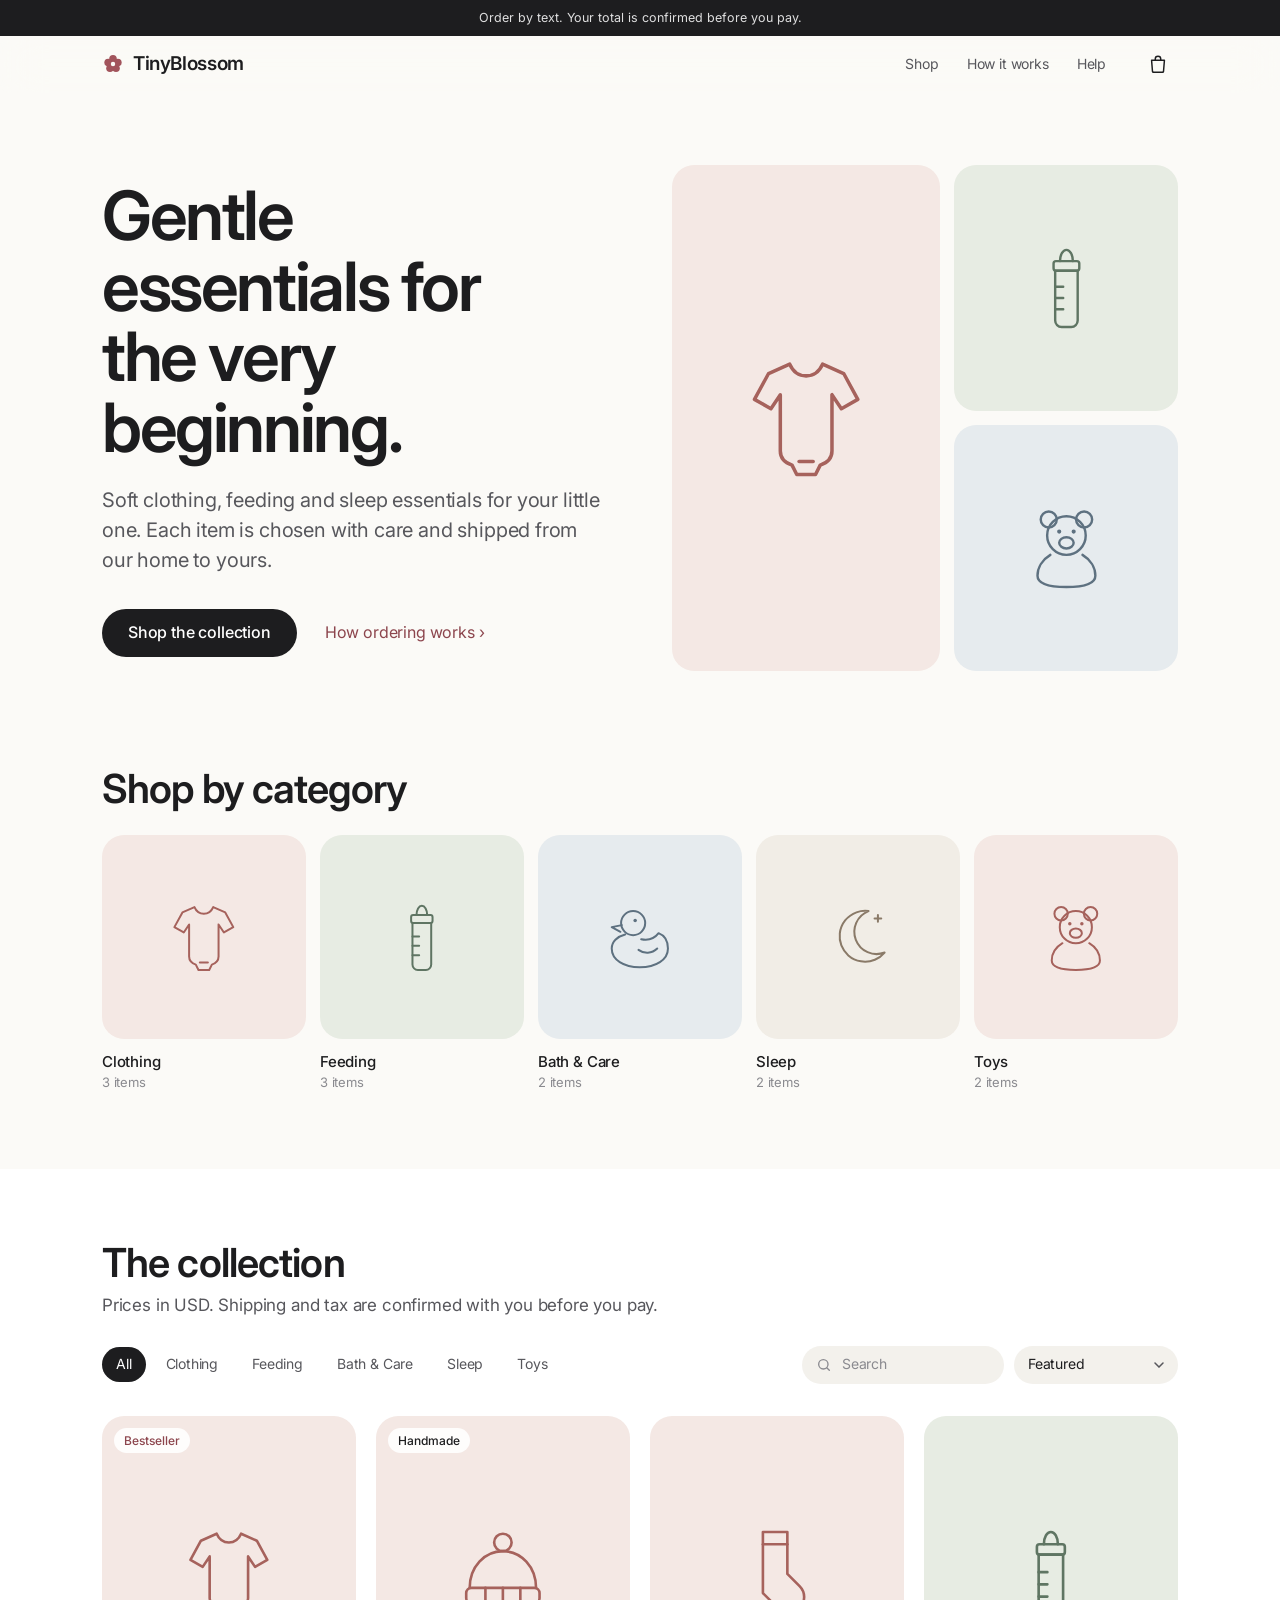
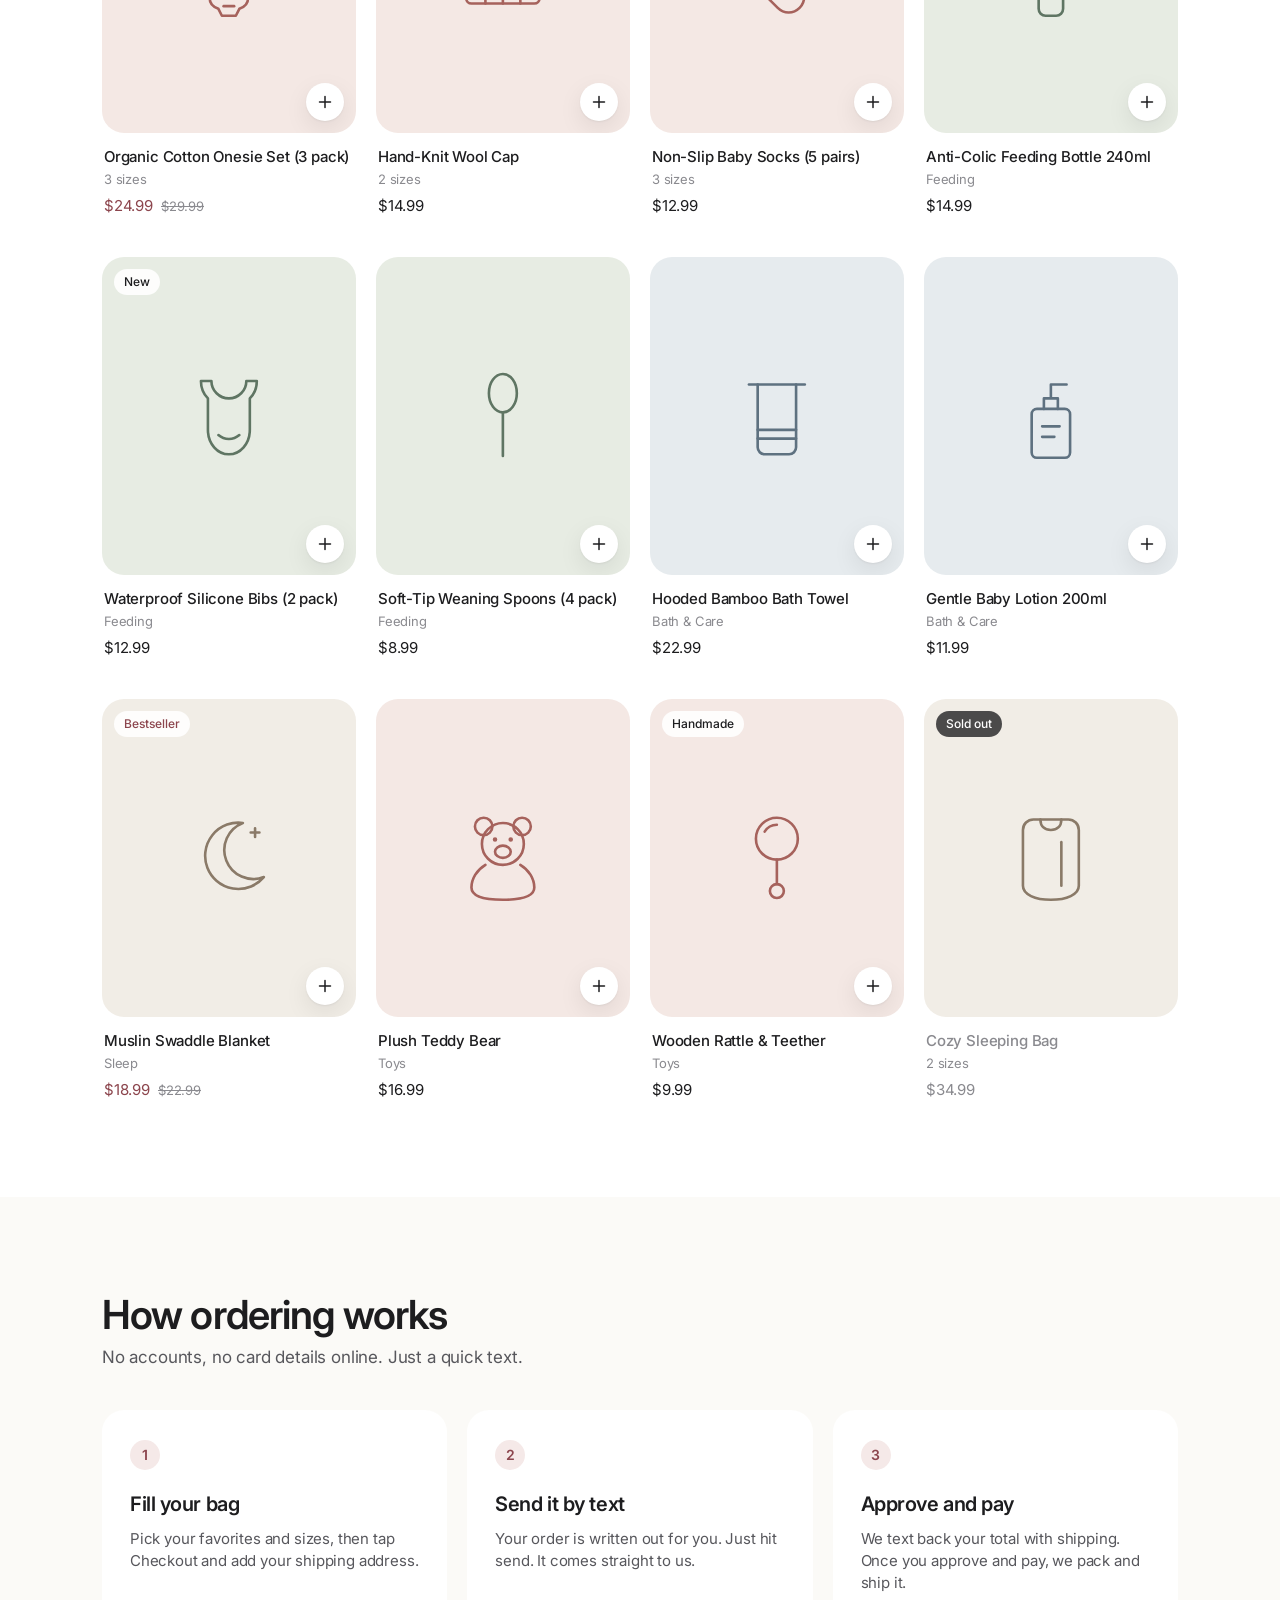
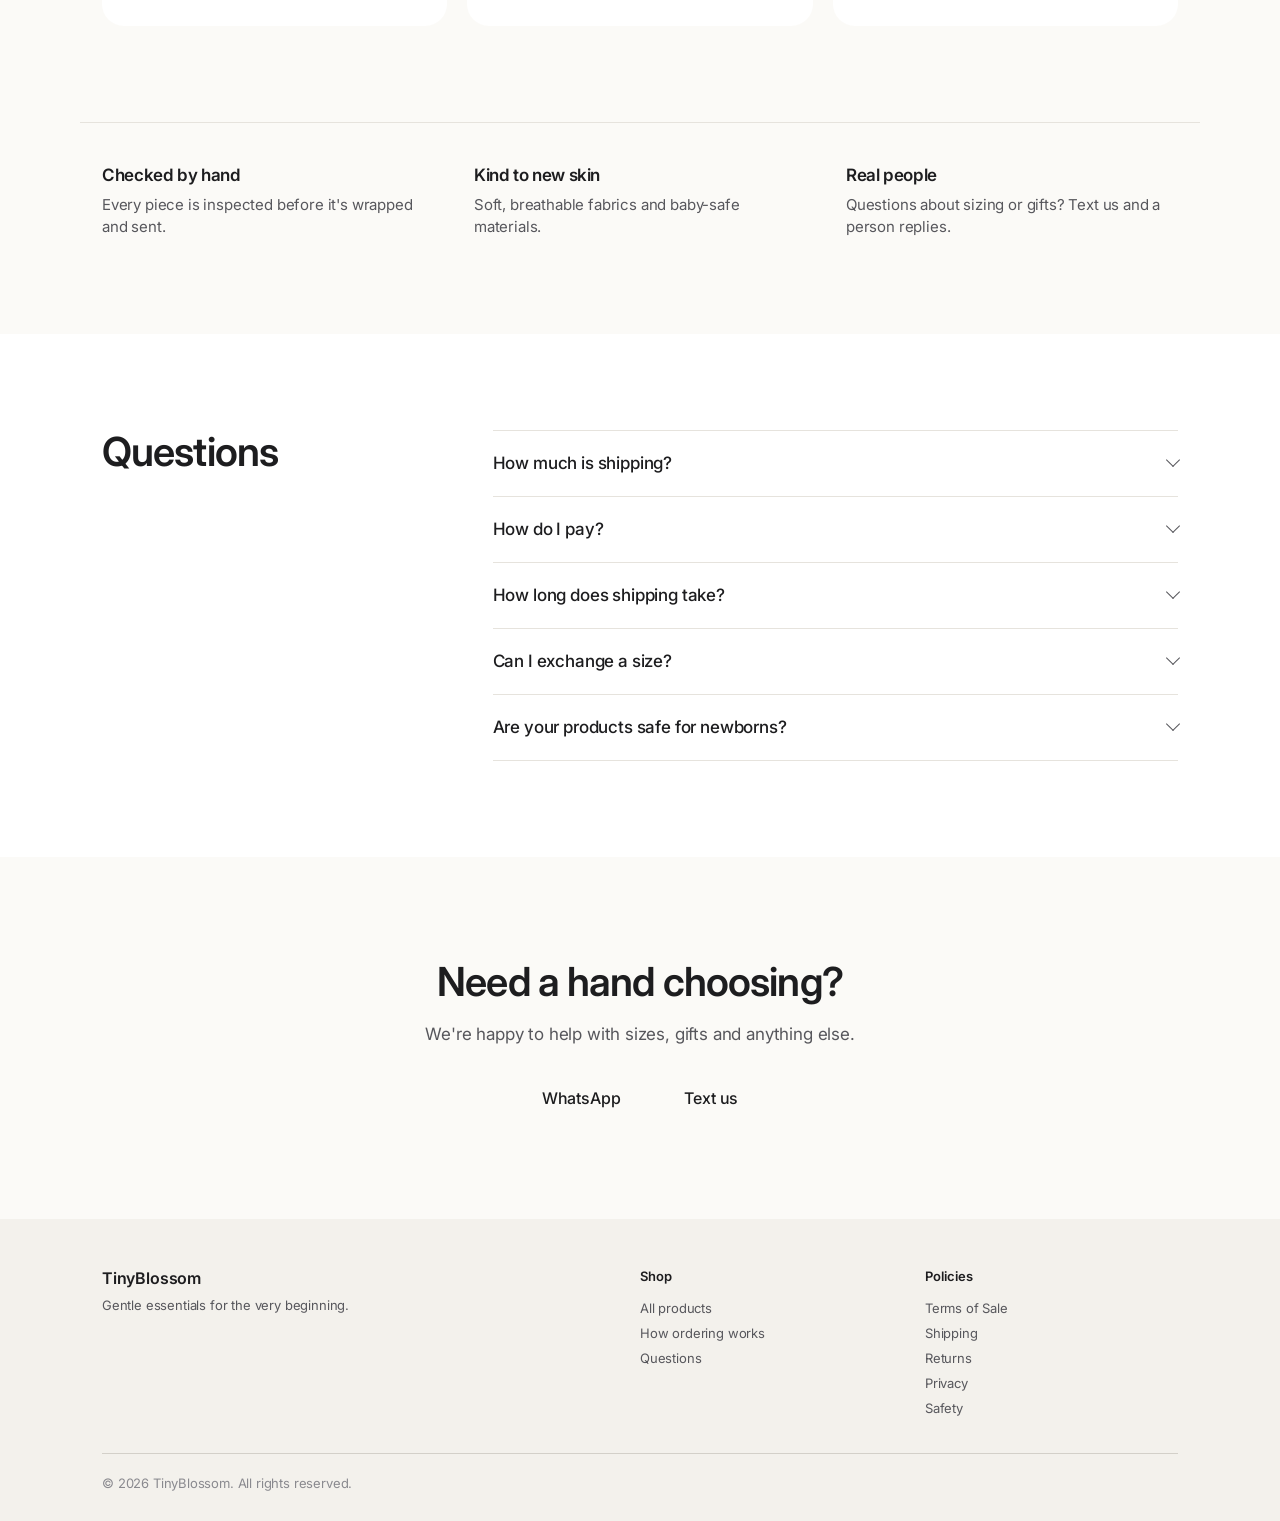
<file: index.html>
<!doctype html>
<html lang="en">
<head>
  <meta charset="utf-8" />
  <meta name="viewport" content="width=device-width, initial-scale=1, viewport-fit=cover" />
  <title>TinyBlossom — Gentle baby essentials</title>
  <meta name="description" content="Soft clothing, feeding, bath and sleep essentials for babies, chosen with care. Order by text in seconds." />
  <meta name="theme-color" content="#FBFAF7" />
  <link rel="icon" href="data:image/svg+xml,<svg xmlns='http://www.w3.org/2000/svg' viewBox='0 0 32 32'><g fill='%23A2545C'><circle cx='16' cy='8.5' r='5.5'/><circle cx='23.1' cy='13.7' r='5.5'/><circle cx='20.4' cy='22.1' r='5.5'/><circle cx='11.6' cy='22.1' r='5.5'/><circle cx='8.9' cy='13.7' r='5.5'/></g><circle cx='16' cy='16' r='3.2' fill='%23FBFAF7'/></svg>" />
  <link rel="preconnect" href="https://fonts.googleapis.com" />
  <link rel="preconnect" href="https://fonts.gstatic.com" crossorigin />
  <link href="https://fonts.googleapis.com/css2?family=Inter:wght@400;500;600;700&display=swap" rel="stylesheet" />
  <link rel="stylesheet" href="styles.css" />
</head>
<body>
  <a class="skip" href="#shop">Skip to products</a>

  <div class="announce" id="announce"></div>

  <header class="header">
    <div class="wrap header-inner">
      <a href="#" class="logo" aria-label="TinyBlossom home">
        <svg class="logo-mark" viewBox="0 0 32 32" aria-hidden="true"><g><circle cx="16" cy="8.5" r="5.5"/><circle cx="23.1" cy="13.7" r="5.5"/><circle cx="20.4" cy="22.1" r="5.5"/><circle cx="11.6" cy="22.1" r="5.5"/><circle cx="8.9" cy="13.7" r="5.5"/></g><circle class="logo-eye" cx="16" cy="16" r="3.2"/></svg>
        <span class="shop-name"></span>
      </a>
      <nav class="nav" aria-label="Main">
        <a href="#shop">Shop</a>
        <a href="#how">How it works</a>
        <a href="#faq">Help</a>
      </nav>
      <button class="bag-btn" id="cartBtn" aria-label="Open bag">
        <svg width="22" height="22" viewBox="0 0 24 24" fill="none" stroke="currentColor" stroke-width="1.6" stroke-linecap="round" stroke-linejoin="round" aria-hidden="true"><path d="M5 8h14l-1 12.2a1 1 0 0 1-1 .8H7a1 1 0 0 1-1-.8z"/><path d="M9 8V6.5a3 3 0 0 1 6 0V8"/></svg>
        <span class="bag-count" id="cartCount" hidden>0</span>
      </button>
    </div>
  </header>

  <main>
    <section class="hero">
      <div class="wrap hero-inner">
        <div class="hero-copy">
          <h1>Gentle essentials for the very beginning.</h1>
          <p class="lead">Soft clothing, feeding and sleep essentials for your little one. Each item is chosen with care and shipped from our home to yours.</p>
          <div class="hero-cta">
            <a href="#shop" class="btn btn-primary">Shop the collection</a>
            <a href="#how" class="text-link">How ordering works <span aria-hidden="true">›</span></a>
          </div>
        </div>
        <div class="hero-art" id="heroArt" aria-hidden="true"></div>
      </div>
    </section>

    <section class="cats" aria-labelledby="catsTitle">
      <div class="wrap">
        <h2 class="section-title" id="catsTitle">Shop by category</h2>
        <div class="cat-row" id="catRow"></div>
      </div>
    </section>

    <section id="shop" class="shop">
      <div class="wrap">
        <div class="shop-head">
          <div>
            <h2 class="section-title">The collection</h2>
            <p class="section-sub">Prices in USD. Shipping and tax are confirmed with you before you pay.</p>
          </div>
        </div>

        <div class="toolbar">
          <div class="segments" id="chips" role="tablist" aria-label="Categories"></div>
          <div class="toolbar-right">
            <label class="search">
              <svg width="16" height="16" viewBox="0 0 24 24" fill="none" stroke="currentColor" stroke-width="2" stroke-linecap="round" aria-hidden="true"><circle cx="11" cy="11" r="7"/><path d="m20 20-3.5-3.5"/></svg>
              <input id="search" type="search" placeholder="Search" aria-label="Search products" />
            </label>
            <label class="sort">
              <span class="visually-hidden">Sort by</span>
              <select id="sort">
                <option value="featured">Featured</option>
                <option value="low">Price: Low to High</option>
                <option value="high">Price: High to Low</option>
              </select>
            </label>
          </div>
        </div>

        <div class="grid" id="grid"><p class="loading">Loading products…</p></div>
        <p class="empty" id="empty" hidden>Nothing matches that search. Try a different word.</p>
      </div>
    </section>

    <section id="how" class="how">
      <div class="wrap">
        <h2 class="section-title">How ordering works</h2>
        <p class="section-sub">No accounts, no card details online. Just a quick text.</p>
        <ol class="steps">
          <li>
            <span class="step-num">1</span>
            <h3>Fill your bag</h3>
            <p>Pick your favorites and sizes, then tap Checkout and add your shipping address.</p>
          </li>
          <li>
            <span class="step-num">2</span>
            <h3>Send it by text</h3>
            <p>Your order is written out for you. Just hit send. It comes straight to us.</p>
          </li>
          <li>
            <span class="step-num">3</span>
            <h3>Approve and pay</h3>
            <p>We text back your total with shipping. Once you approve and pay, we pack and ship it.</p>
          </li>
        </ol>
      </div>
    </section>

    <section class="promise">
      <div class="wrap promise-inner">
        <div>
          <h3>Checked by hand</h3>
          <p>Every piece is inspected before it's wrapped and sent.</p>
        </div>
        <div>
          <h3>Kind to new skin</h3>
          <p>Soft, breathable fabrics and baby-safe materials.</p>
        </div>
        <div>
          <h3>Real people</h3>
          <p>Questions about sizing or gifts? Text us and a person replies.</p>
        </div>
      </div>
    </section>

    <section id="faq" class="faq">
      <div class="wrap faq-inner">
        <h2 class="section-title">Questions</h2>
        <div class="faq-list">
          <details><summary>How much is shipping?</summary><p>Shipping depends on your address and order size, so we work it out for each order. After you send your order, we'll text you the exact total, including shipping and any sales tax. You only pay once you've approved it.</p></details>
          <details><summary>How do I pay?</summary><p>After you approve your total, you can pay with Zelle, Venmo, Cash App or PayPal. We ship as soon as payment arrives.</p></details>
          <details><summary>How long does shipping take?</summary><p>Orders ship within 1–2 business days and usually arrive 3–5 days later. We'll text you tracking once it's on its way.</p></details>
          <details><summary>Can I exchange a size?</summary><p>Yes. Unused items with tags can be exchanged or returned within <span data-return-days>14</span> days of delivery. Just text us. See our <a href="legal.html#returns">return policy</a>.</p></details>
          <details><summary>Are your products safe for newborns?</summary><p>We choose BPA-free, non-toxic and skin-friendly items, and each product page describes its materials. Please also read our <a href="legal.html#safety">safety tips</a>.</p></details>
        </div>
      </div>
    </section>

    <section id="contact" class="contact">
      <div class="wrap contact-inner">
        <h2>Need a hand choosing?</h2>
        <p>We're happy to help with sizes, gifts and anything else.</p>
        <div class="contact-links" id="contactLinks"></div>
      </div>
    </section>
  </main>

  <footer class="footer">
    <div class="wrap">
      <div class="footer-grid">
        <div class="footer-brand">
          <span class="shop-name"></span>
          <p>Gentle essentials for the very beginning.</p>
        </div>
        <nav aria-label="Shop">
          <h4>Shop</h4>
          <a href="#shop">All products</a>
          <a href="#how">How ordering works</a>
          <a href="#faq">Questions</a>
        </nav>
        <nav aria-label="Policies">
          <h4>Policies</h4>
          <a href="legal.html#terms">Terms of Sale</a>
          <a href="legal.html#shipping">Shipping</a>
          <a href="legal.html#returns">Returns</a>
          <a href="legal.html#privacy">Privacy</a>
          <a href="legal.html#safety">Safety</a>
        </nav>
      </div>
      <p class="footer-legal">© <span id="year"></span> <span class="shop-name"></span>. All rights reserved.</p>
    </div>
  </footer>

  <!-- Product sheet -->
  <dialog id="productModal" class="modal" aria-labelledby="pmTitle">
    <button class="icon-btn close" data-close aria-label="Close">
      <svg width="14" height="14" viewBox="0 0 14 14" stroke="currentColor" stroke-width="1.8" stroke-linecap="round" aria-hidden="true"><path d="M2 2l10 10M12 2 2 12"/></svg>
    </button>
    <div class="pm" id="pmBody"></div>
  </dialog>

  <!-- Bag -->
  <div class="overlay" id="overlay" hidden></div>
  <aside class="drawer" id="drawer" aria-label="Bag" aria-hidden="true">
    <div class="drawer-head">
      <h2 id="drawerTitle">Your bag</h2>
      <button class="icon-btn" id="closeDrawer" aria-label="Close bag">
        <svg width="14" height="14" viewBox="0 0 14 14" stroke="currentColor" stroke-width="1.8" stroke-linecap="round" aria-hidden="true"><path d="M2 2l10 10M12 2 2 12"/></svg>
      </button>
    </div>

    <div class="drawer-body" id="cartView">
      <div id="cartItems"></div>
      <div class="cart-empty" id="cartEmpty">
        <p class="cart-empty-title">Your bag is empty.</p>
        <p>Browse the collection and add something lovely.</p>
        <button class="btn btn-secondary" id="keepShopping">Start shopping</button>
      </div>
    </div>

    <form class="drawer-body checkout" id="checkoutView" hidden novalidate>
      <button type="button" class="back-link" id="backToCart"><span aria-hidden="true">‹</span> Bag</button>
      <div class="field"><label for="f-name">Full name</label><input id="f-name" name="name" required autocomplete="name" /></div>
      <div class="field"><label for="f-phone">Mobile number</label><input id="f-phone" name="phone" type="tel" required autocomplete="tel" /></div>
      <div class="field"><label for="f-address">Shipping address</label><textarea id="f-address" name="address" rows="3" required autocomplete="street-address" placeholder="Street, apartment, city, state, ZIP"></textarea></div>
      <div class="field"><label for="f-note">Note <span class="optional">Optional</span></label><textarea id="f-note" name="note" rows="2" placeholder="Gift message, delivery notes…"></textarea></div>
      <fieldset class="pay">
        <legend>How you'd like to pay <span class="optional">After you approve your total</span></legend>
        <div id="payOptions"></div>
      </fieldset>
      <label class="agree"><input type="checkbox" name="agree" required /> <span>I agree to the <a href="legal.html#terms" target="_blank">Terms of Sale</a> and understand shipping and any sales tax will be confirmed with me before I pay.</span></label>
      <p class="form-error" id="formError" role="alert"></p>
    </form>

    <div class="drawer-done drawer-body" id="doneView" hidden>
      <svg class="done-mark" viewBox="0 0 48 48" aria-hidden="true"><circle cx="24" cy="24" r="22"/><path d="M15 24.5l6 6 12-13"/></svg>
      <h3>Almost there.</h3>
      <p>Send the message that just opened. We'll text you back with your total, including shipping, to approve. Nothing is charged until you say yes.</p>
      <button class="btn btn-secondary" id="doneBtn">Continue shopping</button>
    </div>

    <div class="drawer-foot" id="drawerFoot">
      <div class="totals">
        <div><span>Items</span><span id="total"></span></div>
        <div><span>Shipping &amp; tax</span><span id="delivery"></span></div>
        <p class="ship-note">We'll text you the final total to approve before you pay.</p>
        <p class="free-note" id="freeNote"></p>
        <p class="vacation-note" id="vacationNote"></p>
      </div>
      <button class="btn btn-primary btn-block" id="checkoutBtn">Check out</button>
      <div class="send-btns" id="sendBtns" hidden>
        <button class="btn btn-primary btn-block" id="sendSms" form="checkoutView" type="submit" data-via="sms">Send order by text</button>
        <button class="btn btn-secondary btn-block" id="sendWhatsapp" form="checkoutView" type="submit" data-via="whatsapp">Send on WhatsApp instead</button>
        <button class="btn btn-secondary btn-block" id="sendEmail" form="checkoutView" type="submit" data-via="email">Send by email instead</button>
      </div>
    </div>
  </aside>

  <div class="toast" id="toast" role="status" aria-live="polite"></div>

  <script src="products.js"></script>
  <script src="app.js"></script>
</body>
</html>
</file>
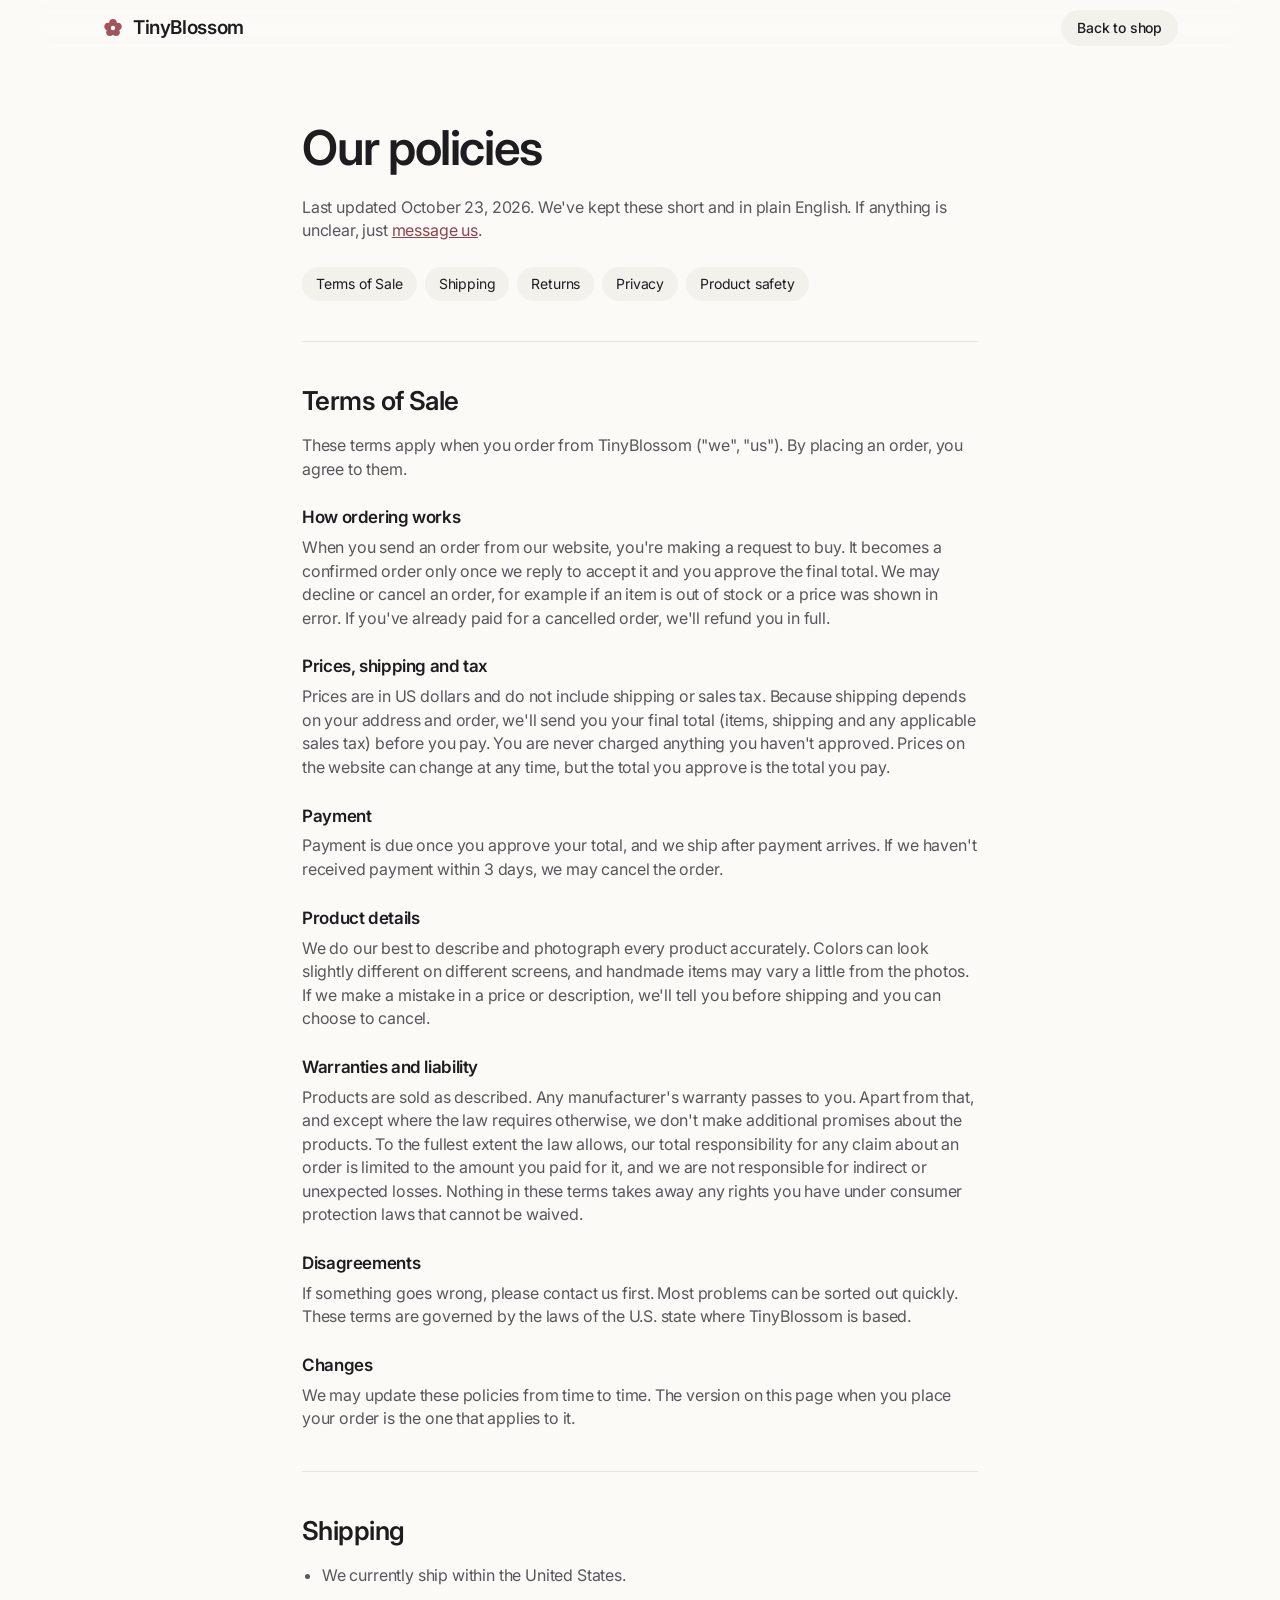
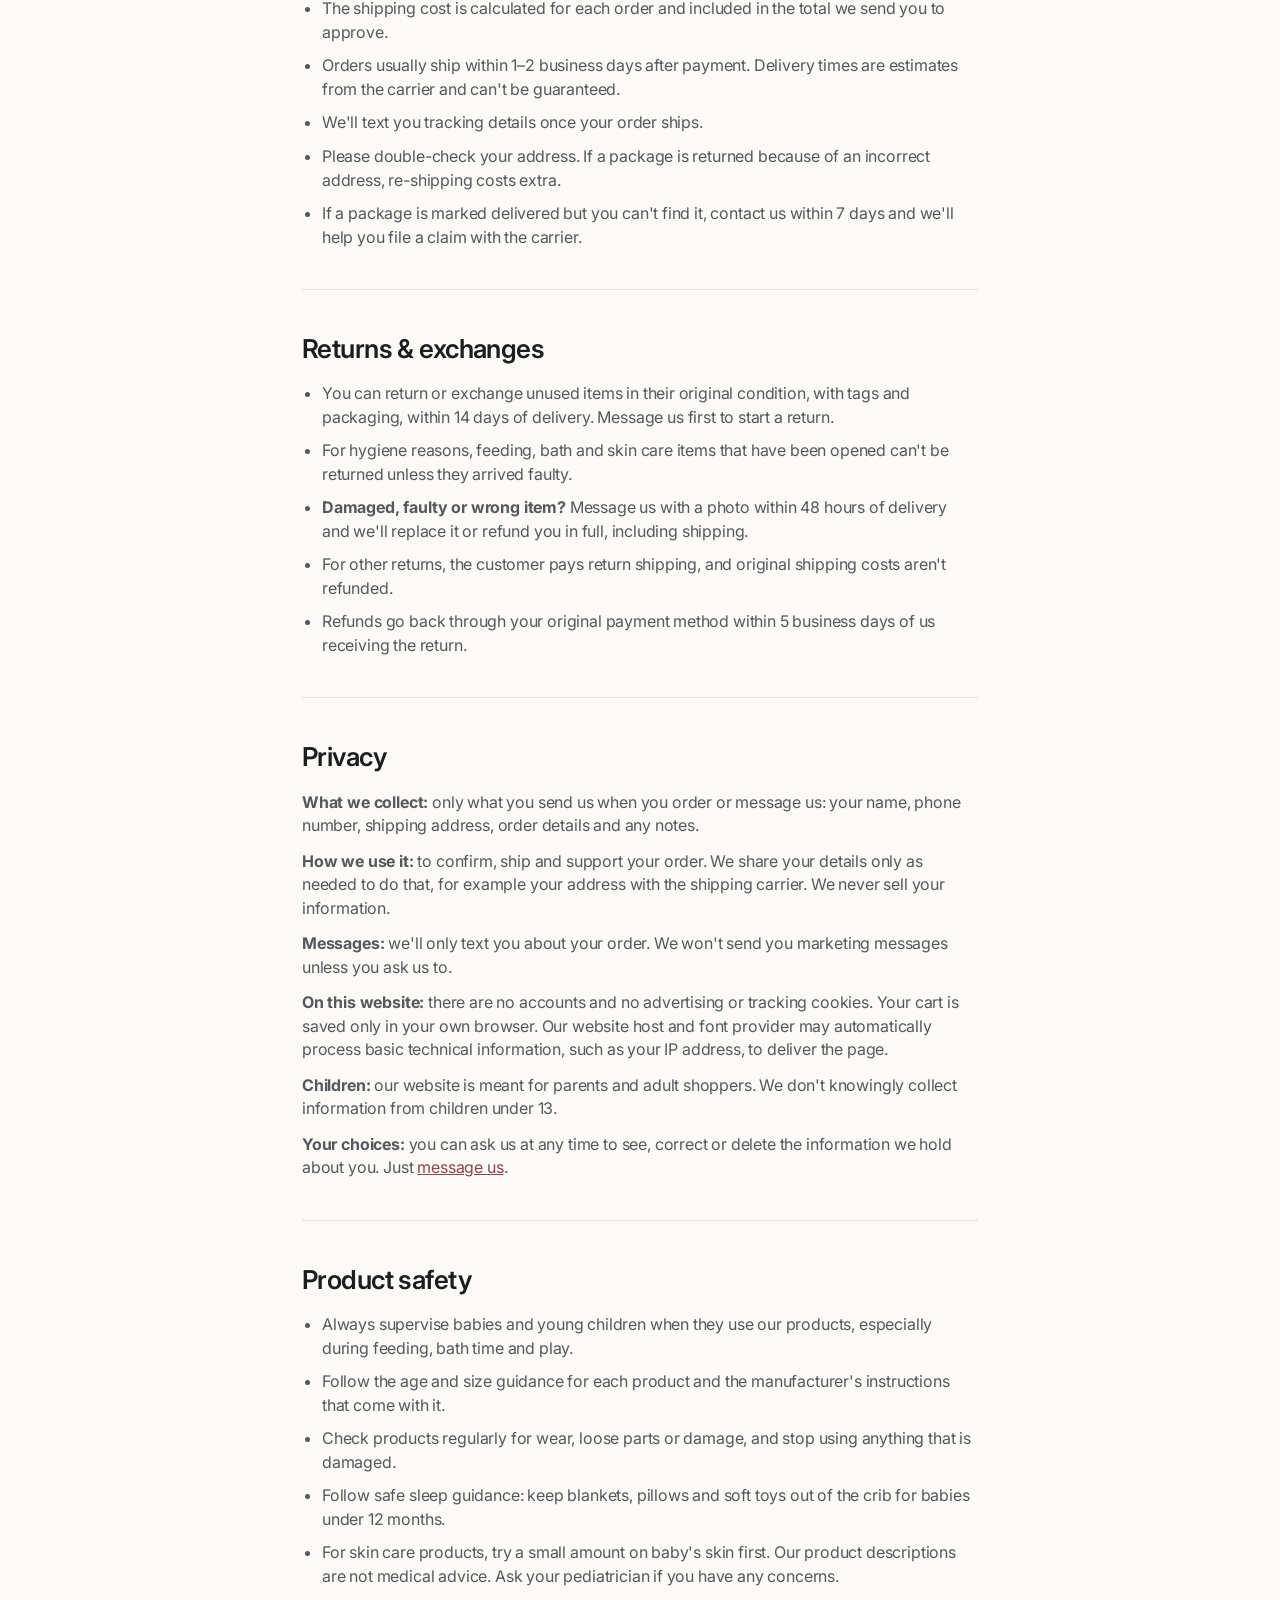
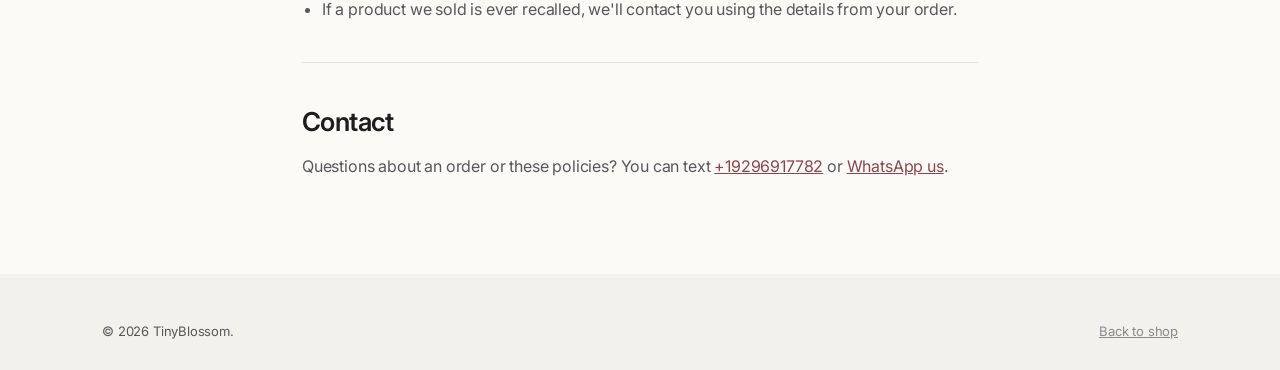
<file: legal.html>
<!doctype html>
<html lang="en">
<head>
  <meta charset="utf-8" />
  <meta name="viewport" content="width=device-width, initial-scale=1" />
  <title>Policies — TinyBlossom</title>
  <meta name="robots" content="noindex" />
  <link rel="icon" href="data:image/svg+xml,<svg xmlns='http://www.w3.org/2000/svg' viewBox='0 0 32 32'><g fill='%23A2545C'><circle cx='16' cy='8.5' r='5.5'/><circle cx='23.1' cy='13.7' r='5.5'/><circle cx='20.4' cy='22.1' r='5.5'/><circle cx='11.6' cy='22.1' r='5.5'/><circle cx='8.9' cy='13.7' r='5.5'/></g><circle cx='16' cy='16' r='3.2' fill='%23FBFAF7'/></svg>" />
  <link rel="preconnect" href="https://fonts.googleapis.com" />
  <link rel="preconnect" href="https://fonts.gstatic.com" crossorigin />
  <link href="https://fonts.googleapis.com/css2?family=Inter:wght@400;500;600;700&display=swap" rel="stylesheet" />
  <link rel="stylesheet" href="styles.css" />
</head>
<body>
  <header class="header">
    <div class="wrap header-inner">
      <a href="index.html" class="logo"><svg class="logo-mark" viewBox="0 0 32 32" aria-hidden="true"><g><circle cx="16" cy="8.5" r="5.5"/><circle cx="23.1" cy="13.7" r="5.5"/><circle cx="20.4" cy="22.1" r="5.5"/><circle cx="11.6" cy="22.1" r="5.5"/><circle cx="8.9" cy="13.7" r="5.5"/></g><circle class="logo-eye" cx="16" cy="16" r="3.2"/></svg><span class="shop-name">TinyBlossom</span></a>
      <a href="index.html" class="btn btn-secondary back-shop">Back to shop</a>
    </div>
  </header>

  <main class="wrap narrow legal">
    <h1>Our policies</h1>
    <p class="muted">Last updated <span data-set="policiesUpdated"></span>. We've kept these short and in plain English. If anything is unclear, just <span data-contact>message us</span>.</p>

    <nav class="legal-toc" aria-label="On this page">
      <a href="#terms">Terms of Sale</a>
      <a href="#shipping">Shipping</a>
      <a href="#returns">Returns</a>
      <a href="#privacy">Privacy</a>
      <a href="#safety">Product safety</a>
    </nav>

    <section id="terms">
      <h2>Terms of Sale</h2>
      <p>These terms apply when you order from <span class="shop-name">TinyBlossom</span> ("we", "us"). By placing an order, you agree to them.</p>

      <h3>How ordering works</h3>
      <p>When you send an order from our website, you're making a request to buy. It becomes a confirmed order only once we reply to accept it and you approve the final total. We may decline or cancel an order, for example if an item is out of stock or a price was shown in error. If you've already paid for a cancelled order, we'll refund you in full.</p>

      <h3>Prices, shipping and tax</h3>
      <p>Prices are in US dollars and do not include shipping or sales tax. Because shipping depends on your address and order, we'll send you your final total (items, shipping and any applicable sales tax) before you pay. You are never charged anything you haven't approved. Prices on the website can change at any time, but the total you approve is the total you pay.</p>

      <h3>Payment</h3>
      <p>Payment is due once you approve your total, and we ship after payment arrives. If we haven't received payment within 3 days, we may cancel the order.</p>

      <h3>Product details</h3>
      <p>We do our best to describe and photograph every product accurately. Colors can look slightly different on different screens, and handmade items may vary a little from the photos. If we make a mistake in a price or description, we'll tell you before shipping and you can choose to cancel.</p>

      <h3>Warranties and liability</h3>
      <p>Products are sold as described. Any manufacturer's warranty passes to you. Apart from that, and except where the law requires otherwise, we don't make additional promises about the products. To the fullest extent the law allows, our total responsibility for any claim about an order is limited to the amount you paid for it, and we are not responsible for indirect or unexpected losses. Nothing in these terms takes away any rights you have under consumer protection laws that cannot be waived.</p>

      <h3>Disagreements</h3>
      <p>If something goes wrong, please contact us first. Most problems can be sorted out quickly. These terms are governed by the laws of the U.S. state where <span class="shop-name">TinyBlossom</span> is based.</p>

      <h3>Changes</h3>
      <p>We may update these policies from time to time. The version on this page when you place your order is the one that applies to it.</p>
    </section>

    <section id="shipping">
      <h2>Shipping</h2>
      <ul>
        <li>We currently ship within the United States.</li>
        <li>The shipping cost is calculated for each order and included in the total we send you to approve.</li>
        <li>Orders usually ship within 1–2 business days after payment. Delivery times are estimates from the carrier and can't be guaranteed.</li>
        <li>We'll text you tracking details once your order ships.</li>
        <li>Please double-check your address. If a package is returned because of an incorrect address, re-shipping costs extra.</li>
        <li>If a package is marked delivered but you can't find it, contact us within 7 days and we'll help you file a claim with the carrier.</li>
      </ul>
    </section>

    <section id="returns">
      <h2>Returns &amp; exchanges</h2>
      <ul>
        <li>You can return or exchange unused items in their original condition, with tags and packaging, within <span data-set="returnDays"></span> days of delivery. Message us first to start a return.</li>
        <li>For hygiene reasons, feeding, bath and skin care items that have been opened can't be returned unless they arrived faulty.</li>
        <li><strong>Damaged, faulty or wrong item?</strong> Message us with a photo within 48 hours of delivery and we'll replace it or refund you in full, including shipping.</li>
        <li>For other returns, the customer pays return shipping, and original shipping costs aren't refunded.</li>
        <li>Refunds go back through your original payment method within 5 business days of us receiving the return.</li>
      </ul>
    </section>

    <section id="privacy">
      <h2>Privacy</h2>
      <p><strong>What we collect:</strong> only what you send us when you order or message us: your name, phone number, shipping address, order details and any notes.</p>
      <p><strong>How we use it:</strong> to confirm, ship and support your order. We share your details only as needed to do that, for example your address with the shipping carrier. We never sell your information.</p>
      <p><strong>Messages:</strong> we'll only text you about your order. We won't send you marketing messages unless you ask us to.</p>
      <p><strong>On this website:</strong> there are no accounts and no advertising or tracking cookies. Your cart is saved only in your own browser. Our website host and font provider may automatically process basic technical information, such as your IP address, to deliver the page.</p>
      <p><strong>Children:</strong> our website is meant for parents and adult shoppers. We don't knowingly collect information from children under 13.</p>
      <p><strong>Your choices:</strong> you can ask us at any time to see, correct or delete the information we hold about you. Just <span data-contact>message us</span>.</p>
    </section>

    <section id="safety">
      <h2>Product safety</h2>
      <ul>
        <li>Always supervise babies and young children when they use our products, especially during feeding, bath time and play.</li>
        <li>Follow the age and size guidance for each product and the manufacturer's instructions that come with it.</li>
        <li>Check products regularly for wear, loose parts or damage, and stop using anything that is damaged.</li>
        <li>Follow safe sleep guidance: keep blankets, pillows and soft toys out of the crib for babies under 12 months.</li>
        <li>For skin care products, try a small amount on baby's skin first. Our product descriptions are not medical advice. Ask your pediatrician if you have any concerns.</li>
        <li>If a product we sold is ever recalled, we'll contact you using the details from your order.</li>
      </ul>
    </section>

    <section id="contact">
      <h2>Contact</h2>
      <p id="contactLine"></p>
    </section>
  </main>

  <footer class="footer">
    <div class="wrap footer-inner">
      <p>© <span id="year"></span> <span class="shop-name">TinyBlossom</span>.</p>
      <a href="index.html" class="muted">Back to shop</a>
    </div>
  </footer>

  <script src="products.js"></script>
  <script>
    (() => {
      const $$ = (s) => document.querySelectorAll(s);
      $$(".shop-name").forEach((el) => (el.textContent = SHOP.name));
      $$("[data-set]").forEach((el) => (el.textContent = SHOP[el.dataset.set]));
      document.getElementById("year").textContent = new Date().getFullYear();
      const ways = [];
      if (SHOP.sms) ways.push(`text <a href="sms:${SHOP.sms}">${SHOP.sms}</a>`);
      if (SHOP.whatsapp) ways.push(`<a href="https://wa.me/${SHOP.whatsapp}" target="_blank" rel="noopener">WhatsApp us</a>`);
      if (SHOP.email) ways.push(`email <a href="mailto:${SHOP.email}">${SHOP.email}</a>`);
      document.getElementById("contactLine").innerHTML = `Questions about an order or these policies? You can ${ways.join(" or ")}.`;
      if (SHOP.sms) $$("[data-contact]").forEach((el) => (el.innerHTML = `<a href="sms:${SHOP.sms}">message us</a>`));
    })();
  </script>
</body>
</html>
</file>
<file: styles.css>
/* TinyBlossom — visual system
   Warm paper, near-black ink, one accent. Type does the work. */

:root {
  color-scheme: light;

  --bg: #FBFAF7;
  --surface: #FFFFFF;
  --fill: #F3F1EC;
  --ink: #1D1D1F;
  --ink-2: #57575C;
  --ink-3: #8A8A8F;
  --line: #E6E3DD;
  --line-strong: #D3D0C9;

  --accent: #A2545C;
  --accent-ink: #8C454D;
  --accent-soft: #F5E9E8;

  /* Product tile tints and their illustration tones */
  --t-stone: #F1EDE6;  --t-stone-ink: #8A7A68;
  --t-sage: #E7ECE3;   --t-sage-ink: #5F7563;
  --t-blush: #F4E8E4;  --t-blush-ink: #A6625C;
  --t-mist: #E6EBEE;   --t-mist-ink: #5E7180;

  --r-sm: 10px;
  --r-md: 14px;
  --r-lg: 22px;
  --shadow-float: 0 1px 2px rgba(0, 0, 0, .06), 0 8px 24px rgba(0, 0, 0, .08);
  --shadow-sheet: 0 24px 80px rgba(0, 0, 0, .18);

  --font: -apple-system, BlinkMacSystemFont, "SF Pro Text", "Inter", "Segoe UI", Roboto, "Helvetica Neue", Arial, sans-serif;
  --font-display: -apple-system, BlinkMacSystemFont, "SF Pro Display", "Inter", "Segoe UI", Roboto, "Helvetica Neue", Arial, sans-serif;
  --ease: cubic-bezier(.25, .1, .25, 1);
}

* { box-sizing: border-box; }
[hidden] { display: none !important; }
html { scroll-behavior: smooth; overflow-x: clip; -webkit-text-size-adjust: 100%; }
body {
  margin: 0;
  background: var(--bg);
  color: var(--ink);
  font-family: var(--font);
  font-size: 17px;
  line-height: 1.47;
  letter-spacing: -0.01em;
  -webkit-font-smoothing: antialiased;
  -moz-osx-font-smoothing: grayscale;
}
img { max-width: 100%; display: block; }
a { color: inherit; }
h1, h2, h3, h4 { font-family: var(--font-display); margin: 0; font-weight: 600; letter-spacing: -0.022em; }
p { margin: 0; }
button, input, select, textarea { font: inherit; color: inherit; letter-spacing: inherit; }
button { -webkit-tap-highlight-color: transparent; }
:focus-visible { outline: 2px solid var(--ink); outline-offset: 3px; border-radius: 4px; }

.wrap { max-width: 1120px; margin: 0 auto; padding: 0 22px; }
.narrow { max-width: 720px; }
.muted { color: var(--ink-3); }
.visually-hidden { position: absolute; width: 1px; height: 1px; overflow: hidden; clip: rect(0 0 0 0); white-space: nowrap; }
.skip { position: absolute; left: -999px; top: 8px; background: var(--ink); color: #fff; padding: 8px 12px; border-radius: 8px; z-index: 100; }
.skip:focus { left: 8px; }

section[id] { scroll-margin-top: 56px; }
.section-title { font-size: clamp(28px, 3.4vw, 40px); line-height: 1.1; }
.section-sub { color: var(--ink-2); margin-top: 8px; font-size: 17px; }

/* ---------- Announcement + header ---------- */
.announce { background: var(--ink); color: rgba(255, 255, 255, .86); text-align: center; font-size: 12.5px; letter-spacing: 0; padding: 9px 16px; }
.announce:empty { display: none; }
.announce.vacation { background: #8A4B00; color: #fff; }

.header { position: sticky; top: 0; z-index: 20; background: rgba(251, 250, 247, .82); backdrop-filter: saturate(180%) blur(20px); -webkit-backdrop-filter: saturate(180%) blur(20px); border-bottom: 1px solid transparent; transition: border-color .2s; }
.header.scrolled { border-bottom-color: var(--line); }
.header-inner { display: flex; align-items: center; gap: 32px; height: 56px; }
.logo { display: flex; align-items: center; gap: 9px; text-decoration: none; font-family: var(--font-display); font-weight: 600; font-size: 19px; letter-spacing: -0.02em; }
.logo-mark { width: 22px; height: 22px; fill: var(--accent); }
.logo-mark .logo-eye { fill: var(--bg); }
.nav { display: flex; gap: 28px; margin-left: auto; }
.nav a { text-decoration: none; font-size: 14px; color: var(--ink-2); transition: color .15s; }
.nav a:hover { color: var(--ink); }
.bag-btn { position: relative; display: grid; place-items: center; width: 40px; height: 40px; border: 0; background: none; border-radius: 50%; cursor: pointer; color: var(--ink); }
.bag-btn:hover { background: var(--fill); }
.bag-count { position: absolute; top: 3px; right: 1px; min-width: 18px; height: 18px; padding: 0 5px; border-radius: 9px; background: var(--ink); color: #fff; font-size: 11px; font-weight: 600; display: grid; place-items: center; letter-spacing: 0; }
.bag-btn.bump .bag-count { animation: bump .4s var(--ease); }
@keyframes bump { 40% { transform: scale(1.3); } }

/* ---------- Buttons ---------- */
.btn { display: inline-flex; align-items: center; justify-content: center; gap: 8px; min-height: 48px; padding: 0 26px; border-radius: 999px; border: 0; font-size: 16px; font-weight: 500; text-decoration: none; cursor: pointer; transition: background-color .2s var(--ease), transform .1s, opacity .2s; white-space: nowrap; }
.btn:active { transform: scale(.98); }
.btn-primary { background: var(--ink); color: #fff; }
.btn-primary:hover { background: #333336; }
.btn-secondary { background: var(--fill); color: var(--ink); }
.btn-secondary:hover { background: #EAE7E1; }
.btn-block { width: 100%; }
.btn[disabled] { opacity: .35; cursor: not-allowed; transform: none; }
.text-link { color: var(--accent-ink); text-decoration: none; font-size: 16px; }
.text-link:hover { text-decoration: underline; }
.icon-btn { display: grid; place-items: center; border: 0; background: var(--fill); width: 34px; height: 34px; border-radius: 50%; cursor: pointer; color: var(--ink-2); flex-shrink: 0; }
.icon-btn:hover { background: #EAE7E1; color: var(--ink); }

/* ---------- Hero ---------- */
.hero { padding: 72px 0 88px; }
.hero-inner { display: grid; grid-template-columns: 1fr 1fr; gap: 64px; align-items: center; }
.hero h1 { font-size: clamp(40px, 6vw, 68px); line-height: 1.04; letter-spacing: -0.035em; font-weight: 600; max-width: 11ch; }
.lead { margin-top: 22px; font-size: clamp(17px, 1.6vw, 20px); line-height: 1.5; color: var(--ink-2); max-width: 30em; }
.hero-cta { display: flex; align-items: center; gap: 28px; margin-top: 34px; flex-wrap: wrap; }

.hero-art { display: grid; grid-template-columns: 1.2fr 1fr; grid-template-rows: 1fr 1fr; gap: 14px; aspect-ratio: 1 / 1; }
.hero-art .tile { border-radius: var(--r-lg); display: grid; place-items: center; }
.hero-art .tile:first-child { grid-row: span 2; }
.hero-art .tile svg { width: 46%; height: auto; }
.hero-art .tile:first-child svg { width: 56%; }

/* ---------- Illustration tiles ---------- */
.tile { position: relative; overflow: hidden; }
.tile svg { fill: none; stroke: currentColor; stroke-width: 1.5; stroke-linecap: round; stroke-linejoin: round; }
.tile img { width: 100%; height: 100%; object-fit: cover; }
.tint-stone { background: var(--t-stone); color: var(--t-stone-ink); }
.tint-sage { background: var(--t-sage); color: var(--t-sage-ink); }
.tint-blush { background: var(--t-blush); color: var(--t-blush-ink); }
.tint-mist { background: var(--t-mist); color: var(--t-mist-ink); }

/* ---------- Categories ---------- */
.cats { padding: 8px 0 72px; }
.cat-row { display: grid; grid-auto-flow: column; grid-auto-columns: minmax(150px, 1fr); gap: 14px; margin-top: 24px; overflow-x: auto; scroll-snap-type: x mandatory; scrollbar-width: none; padding-bottom: 4px; }
.cat-row::-webkit-scrollbar { display: none; }
.cat { scroll-snap-align: start; border: 0; padding: 0; background: none; cursor: pointer; text-align: left; }
.cat .tile { aspect-ratio: 1 / 1; border-radius: var(--r-lg); display: grid; place-items: center; transition: transform .35s var(--ease); }
.cat .tile svg { width: 42%; }
.cat:hover .tile { transform: scale(1.02); }
.cat-name { display: block; margin-top: 12px; font-size: 15px; font-weight: 500; }
.cat-count { display: block; font-size: 13px; color: var(--ink-3); }

/* ---------- Shop ---------- */
.shop { padding: 72px 0 96px; background: var(--surface); }
.shop-head { margin-bottom: 28px; }
.toolbar { display: flex; flex-wrap: wrap; justify-content: space-between; align-items: center; gap: 14px; margin-bottom: 32px; }
.segments { display: flex; gap: 6px; flex-wrap: wrap; }
.seg { border: 0; background: none; padding: 7px 14px; border-radius: 999px; font-size: 14px; color: var(--ink-2); cursor: pointer; transition: background-color .15s, color .15s; }
.seg:hover { color: var(--ink); background: var(--fill); }
.seg[aria-selected="true"] { background: var(--ink); color: #fff; }
.toolbar-right { display: flex; gap: 10px; }
.search { display: flex; align-items: center; gap: 8px; height: 38px; padding: 0 14px; background: var(--fill); border-radius: 999px; color: var(--ink-3); }
.search:focus-within { box-shadow: 0 0 0 2px var(--ink); }
.search input { border: 0; outline: 0; background: transparent; width: 150px; font-size: 14px; color: var(--ink); }
.search input::placeholder { color: var(--ink-3); }
.sort select { appearance: none; -webkit-appearance: none; height: 38px; border: 0; border-radius: 999px; background: var(--fill) url("data:image/svg+xml,%3Csvg xmlns='http://www.w3.org/2000/svg' width='10' height='6' viewBox='0 0 10 6'%3E%3Cpath d='M1 1l4 4 4-4' fill='none' stroke='%2357575C' stroke-width='1.5' stroke-linecap='round'/%3E%3C/svg%3E") no-repeat right 14px center; padding: 0 34px 0 14px; font-size: 14px; cursor: pointer; }

.grid { display: grid; grid-template-columns: repeat(4, 1fr); gap: 40px 20px; }
.card { display: flex; flex-direction: column; }
.card-media { position: relative; display: block; width: 100%; aspect-ratio: 4 / 5; border: 0; padding: 0; border-radius: var(--r-lg); cursor: pointer; }
.card-media .art { border: 0; background: none; padding: 0; margin: 0; color: inherit; cursor: pointer; border-radius: inherit; overflow: hidden; display: grid; place-items: center; width: 100%; height: 100%; transition: transform .5s var(--ease); }
.card-media .art svg { width: 44%; }
.card:hover .card-media .art { transform: scale(1.04); }
.tag { position: absolute; top: 12px; left: 12px; padding: 4px 10px; border-radius: 999px; background: rgba(255, 255, 255, .9); font-size: 12px; font-weight: 500; color: var(--ink); letter-spacing: 0; }
.tag.sale { color: var(--accent-ink); }
.tag.out { background: rgba(29, 29, 31, .78); color: #fff; }
.tag.low { color: #8A4B00; }
.tag.soon { background: var(--ink); color: #fff; }
.card.coming-soon .price { color: var(--ink-3); }
.quick-add { position: absolute; right: 12px; bottom: 12px; width: 38px; height: 38px; border-radius: 50%; border: 0; background: var(--surface); box-shadow: var(--shadow-float); display: grid; place-items: center; cursor: pointer; color: var(--ink); transition: transform .2s var(--ease), background-color .2s; }
.quick-add:hover { transform: scale(1.08); }
.quick-add.added { background: var(--ink); color: #fff; }
.card-info { padding: 14px 2px 0; }
.card-title { display: block; border: 0; background: none; padding: 0; text-align: left; font-size: 15px; font-weight: 500; line-height: 1.35; cursor: pointer; }
.card-title:hover { text-decoration: underline; text-underline-offset: 3px; }
.card-meta { font-size: 13px; color: var(--ink-3); margin-top: 3px; }
.price { display: flex; gap: 8px; align-items: baseline; font-size: 15px; margin-top: 6px; }
.price.on-sale .now { color: var(--accent-ink); }
.old { color: var(--ink-3); text-decoration: line-through; font-size: 13px; }
.card.sold-out .price, .card.sold-out .card-title { color: var(--ink-3); }
.loading, .empty { grid-column: 1 / -1; text-align: center; color: var(--ink-3); padding: 56px 0; font-size: 15px; }

/* ---------- How it works ---------- */
.how { padding: 96px 0; }
.steps { list-style: none; margin: 40px 0 0; padding: 0; display: grid; grid-template-columns: repeat(3, 1fr); gap: 20px; }
.steps li { background: var(--surface); border-radius: var(--r-lg); padding: 30px 28px 32px; }
.step-num { display: grid; place-items: center; width: 30px; height: 30px; border-radius: 50%; background: var(--accent-soft); color: var(--accent-ink); font-size: 14px; font-weight: 600; margin-bottom: 20px; }
.steps h3 { font-size: 20px; margin-bottom: 8px; }
.steps p { color: var(--ink-2); font-size: 15px; }

.promise { padding: 0 0 96px; }
.promise-inner { display: grid; grid-template-columns: repeat(3, 1fr); gap: 40px; border-top: 1px solid var(--line); padding-top: 40px; }
.promise h3 { font-size: 17px; margin-bottom: 6px; }
.promise p { color: var(--ink-2); font-size: 15px; }

/* ---------- FAQ ---------- */
.faq { padding: 96px 0; background: var(--surface); }
.faq-inner { display: grid; grid-template-columns: 1fr 2fr; gap: 48px; }
.faq-list { border-top: 1px solid var(--line); }
details { border-bottom: 1px solid var(--line); }
summary { cursor: pointer; list-style: none; display: flex; justify-content: space-between; align-items: center; gap: 24px; padding: 20px 0; font-size: 17px; font-weight: 500; }
summary::-webkit-details-marker { display: none; }
summary::after { content: ""; width: 9px; height: 9px; flex-shrink: 0; border-right: 1.5px solid var(--ink-2); border-bottom: 1.5px solid var(--ink-2); transform: translateY(-3px) rotate(45deg); transition: transform .25s var(--ease); }
details[open] summary::after { transform: translateY(2px) rotate(-135deg); }
details p { color: var(--ink-2); padding: 0 40px 22px 0; font-size: 16px; }
details a, .agree a { color: var(--accent-ink); }

/* ---------- Contact ---------- */
.contact { padding: 96px 0; text-align: center; }
.contact h2 { font-size: clamp(28px, 3.4vw, 40px); }
.contact p { color: var(--ink-2); margin-top: 10px; }
.contact-links { display: flex; justify-content: center; flex-wrap: wrap; gap: 12px; margin-top: 28px; }

/* ---------- Footer ---------- */
.footer { background: var(--fill); padding: 48px 0 28px; font-size: 13px; color: var(--ink-2); }
.footer-grid { display: grid; grid-template-columns: 2fr 1fr 1fr; gap: 32px; padding-bottom: 32px; border-bottom: 1px solid var(--line-strong); }
.footer-brand .shop-name { font-family: var(--font-display); font-weight: 600; font-size: 16px; color: var(--ink); }
.footer-brand p { margin-top: 6px; }
.footer h4 { font-size: 13px; font-weight: 600; color: var(--ink); margin-bottom: 10px; letter-spacing: 0; }
.footer nav a { display: block; text-decoration: none; padding: 3px 0; }
.footer nav a:hover { color: var(--ink); text-decoration: underline; }
.footer-legal { padding-top: 20px; color: var(--ink-3); }
.footer-inner { display: flex; justify-content: space-between; flex-wrap: wrap; gap: 8px; }

/* ---------- Product sheet ---------- */
.modal { border: 0; padding: 0; width: min(920px, calc(100% - 48px)); max-height: calc(100% - 48px); border-radius: 28px; background: var(--surface); color: var(--ink); box-shadow: var(--shadow-sheet); overflow: auto; }
.modal::backdrop { background: rgba(0, 0, 0, .32); backdrop-filter: blur(4px); -webkit-backdrop-filter: blur(4px); }
.modal[open] { animation: rise .35s var(--ease); }
@keyframes rise { from { opacity: 0; transform: translateY(16px) scale(.985); } }
.modal .close { position: absolute; top: 16px; right: 16px; z-index: 2; background: rgba(255, 255, 255, .85); }
.pm { display: grid; grid-template-columns: 1.05fr 1fr; }
.pm-gallery { display: flex; flex-direction: column; min-width: 0; }
.pm-media { display: grid; place-items: center; min-height: 460px; flex: 1; }
.pm-media img { width: 100%; height: 100%; object-fit: cover; }
.pm-thumbs { display: flex; gap: 8px; padding: 10px; background: var(--surface); }
.pm-thumb { width: 56px; height: 56px; padding: 0; border: 1px solid var(--line); border-radius: var(--r-sm); overflow: hidden; cursor: pointer; background: var(--fill); }
.pm-thumb img { width: 100%; height: 100%; object-fit: cover; }
.pm-thumb[aria-pressed="true"] { border-color: var(--ink); box-shadow: inset 0 0 0 1px var(--ink); }
.low-note { display: inline-block; margin-top: 10px; font-size: 13px; font-weight: 500; color: #8A4B00; }
.pm-details { margin: 18px 0 0; display: grid; gap: 8px; font-size: 14px; }
.pm-details div { display: grid; grid-template-columns: 84px 1fr; gap: 12px; }
.pm-details dt { color: var(--ink-3); }
.pm-details dd { margin: 0; color: var(--ink-2); }
.vacation-note { font-size: 13px; color: #8A4B00; }
.vacation-note:empty { display: none; }
.pm-media svg { width: 46%; }
.pm-info { padding: 48px 44px 40px; display: flex; flex-direction: column; }
.pm-cat { font-size: 13px; color: var(--ink-3); }
.pm-info h3 { font-size: 30px; line-height: 1.12; margin-top: 6px; }
.pm-info .price { font-size: 19px; margin-top: 12px; }
.pm-info .old { font-size: 15px; }
.price-note { font-size: 13px; color: var(--ink-3); margin-top: 4px; }
.pm-desc { color: var(--ink-2); font-size: 16px; margin-top: 22px; padding-top: 22px; border-top: 1px solid var(--line); }
.opt-label { font-size: 14px; font-weight: 600; margin-top: 26px; margin-bottom: 10px; }
.sizes { display: grid; grid-template-columns: repeat(auto-fill, minmax(84px, 1fr)); gap: 8px; }
.size { height: 46px; border: 1px solid var(--line-strong); background: var(--surface); border-radius: var(--r-md); font-size: 15px; cursor: pointer; transition: border-color .15s, box-shadow .15s; }
.size:hover { border-color: var(--ink-3); }
.size[aria-pressed="true"] { border-color: var(--ink); box-shadow: inset 0 0 0 1px var(--ink); background: var(--fill); font-weight: 500; }
.pm-actions { display: flex; gap: 12px; align-items: center; margin-top: 28px; }
.pm-actions .btn { flex: 1; }
.qty { display: inline-flex; align-items: center; height: 48px; border-radius: 999px; background: var(--fill); }
.qty button { width: 42px; height: 100%; border: 0; background: none; cursor: pointer; font-size: 18px; color: var(--ink-2); border-radius: 999px; }
.qty button:hover { color: var(--ink); }
.qty span { min-width: 20px; text-align: center; font-size: 15px; font-weight: 500; }
.sold-note { margin-top: 28px; font-size: 15px; color: var(--ink-2); }

/* ---------- Bag drawer ---------- */
.overlay { position: fixed; inset: 0; background: rgba(0, 0, 0, .28); z-index: 40; animation: fade .25s; }
@keyframes fade { from { opacity: 0; } }
.drawer { position: fixed; top: 0; right: 0; height: 100%; height: 100dvh; width: min(440px, 100%); background: var(--surface); z-index: 50; display: flex; flex-direction: column; transform: translateX(100%); visibility: hidden; transition: transform .38s var(--ease), visibility 0s .38s; }
.drawer.open { transform: none; visibility: visible; transition: transform .38s var(--ease); box-shadow: var(--shadow-sheet); }
.drawer-head { display: flex; justify-content: space-between; align-items: center; padding: 22px 24px 14px; }
.drawer-head h2 { font-size: 26px; }
.drawer-body { flex: 1; overflow-y: auto; padding: 4px 24px 24px; }
.drawer-foot { padding: 18px 24px calc(20px + env(safe-area-inset-bottom)); border-top: 1px solid var(--line); display: flex; flex-direction: column; gap: 10px; background: var(--surface); }

.cart-item { display: grid; grid-template-columns: 76px 1fr; gap: 16px; padding: 18px 0; border-bottom: 1px solid var(--line); }
.cart-item:last-child { border-bottom: 0; }
.ci-thumb { width: 76px; height: 92px; border-radius: var(--r-md); display: grid; place-items: center; }
.ci-thumb svg { width: 56%; }
.ci-top { display: flex; justify-content: space-between; gap: 12px; }
.ci-name { font-size: 15px; font-weight: 500; line-height: 1.35; }
.ci-price { font-size: 15px; white-space: nowrap; }
.ci-meta { font-size: 13px; color: var(--ink-3); margin-top: 2px; }
.ci-bottom { display: flex; justify-content: space-between; align-items: center; margin-top: 12px; }
.ci-bottom .qty { height: 34px; }
.ci-bottom .qty button { width: 32px; font-size: 16px; }
.ci-remove { border: 0; background: none; padding: 0; color: var(--accent-ink); font-size: 14px; cursor: pointer; }
.ci-remove:hover { text-decoration: underline; }
.cart-empty { text-align: center; padding: 72px 16px; color: var(--ink-2); font-size: 15px; }
.cart-empty-title { font-family: var(--font-display); font-size: 21px; font-weight: 600; color: var(--ink); margin-bottom: 6px; }
.cart-empty .btn { margin-top: 24px; }

.totals { display: flex; flex-direction: column; gap: 4px; margin-bottom: 6px; }
.totals > div { display: flex; justify-content: space-between; font-size: 15px; }
.totals > div:first-child { font-size: 17px; font-weight: 600; }
.totals > div:nth-child(2) span:last-child { color: var(--ink-2); }
.ship-note, .free-note { font-size: 13px; color: var(--ink-3); margin-top: 2px; }
.free-note { color: var(--t-sage-ink); }
.free-note:empty { display: none; }
#checkoutView:not([hidden]) ~ .drawer-foot .ship-note { display: none; }
.send-btns { display: flex; flex-direction: column; gap: 8px; }

/* Checkout form */
.checkout { display: flex; flex-direction: column; gap: 18px; }
.back-link { align-self: flex-start; border: 0; background: none; padding: 0; color: var(--accent-ink); font-size: 15px; cursor: pointer; }
.back-link span { font-size: 20px; line-height: 0; position: relative; top: 1px; }
.field { display: flex; flex-direction: column; gap: 7px; }
.field label, .pay legend { font-size: 14px; font-weight: 500; }
.optional { font-weight: 400; color: var(--ink-3); margin-left: 4px; }
.field input, .field textarea { width: 100%; border: 1px solid var(--line-strong); border-radius: var(--r-md); padding: 13px 14px; font-size: 16px; background: var(--surface); resize: vertical; transition: border-color .15s, box-shadow .15s; }
.field input { height: 50px; }
.field input:focus, .field textarea:focus { outline: 0; border-color: var(--ink); box-shadow: 0 0 0 3px rgba(29, 29, 31, .08); }
.field textarea::placeholder { color: var(--ink-3); }
.field .invalid { border-color: var(--accent); box-shadow: 0 0 0 3px var(--accent-soft); }
.pay { border: 0; padding: 0; margin: 0; }
.pay legend { margin-bottom: 8px; padding: 0; }
#payOptions { display: flex; flex-direction: column; gap: 8px; }
.radio { display: flex; align-items: center; gap: 12px; padding: 14px; border: 1px solid var(--line-strong); border-radius: var(--r-md); font-size: 15px; cursor: pointer; transition: border-color .15s, box-shadow .15s; }
.radio:has(input:checked) { border-color: var(--ink); box-shadow: inset 0 0 0 1px var(--ink); }
.radio input, .agree input { accent-color: var(--ink); width: 18px; height: 18px; margin: 0; flex-shrink: 0; }
.agree { display: flex; gap: 12px; align-items: flex-start; font-size: 13.5px; color: var(--ink-2); line-height: 1.45; cursor: pointer; }
.agree input { margin-top: 1px; }
.agree.invalid span { color: var(--accent-ink); }
.form-error { color: var(--accent-ink); font-size: 14px; }
.form-error:empty { display: none; }

.drawer-done { text-align: center; padding: 64px 28px; display: flex; flex-direction: column; align-items: center; }
.done-mark { width: 56px; height: 56px; fill: none; stroke: var(--t-sage-ink); stroke-width: 2; stroke-linecap: round; stroke-linejoin: round; margin-bottom: 20px; }
.drawer-done h3 { font-size: 24px; margin-bottom: 10px; }
.drawer-done p { color: var(--ink-2); font-size: 15px; max-width: 30ch; }
.drawer-done .btn { margin-top: 28px; }

.toast { position: fixed; left: 50%; bottom: calc(24px + env(safe-area-inset-bottom)); transform: translate(-50%, 20px); opacity: 0; visibility: hidden; background: rgba(29, 29, 31, .92); backdrop-filter: blur(12px); color: #fff; padding: 12px 20px; border-radius: 999px; font-size: 14px; z-index: 60; transition: transform .3s var(--ease), opacity .3s, visibility 0s .3s; pointer-events: none; max-width: calc(100% - 32px); text-align: center; }
.toast.show { transform: translate(-50%, 0); opacity: 1; visibility: visible; transition: transform .3s var(--ease), opacity .3s; }
body.locked { overflow: hidden; }
body.locked .toast { display: none; }

@media (prefers-reduced-motion: reduce) {
  *, *::before, *::after { animation: none !important; transition: none !important; }
  html { scroll-behavior: auto; }
}

/* ---------- Policies page ---------- */
.back-shop { margin-left: auto; min-height: 36px; padding: 0 16px; font-size: 14px; }
.legal { padding: 56px 22px 96px; }
.legal h1 { font-size: clamp(34px, 5vw, 48px); letter-spacing: -0.03em; margin-bottom: 12px; }
.legal section { scroll-margin-top: 80px; padding-top: 40px; margin-top: 40px; border-top: 1px solid var(--line); }
.legal h2 { font-size: 26px; margin-bottom: 14px; }
.legal h3 { font-size: 17px; margin: 24px 0 6px; }
.legal p, .legal li { color: var(--ink-2); font-size: 16px; }
.legal p + p { margin-top: 12px; }
.legal ul { padding-left: 20px; margin: 0; }
.legal li { margin-bottom: 10px; }
.legal a { color: var(--accent-ink); }
.legal-toc { display: flex; flex-wrap: wrap; gap: 8px; margin-top: 24px; }
.legal-toc a { text-decoration: none; background: var(--fill); border-radius: 999px; padding: 7px 14px; font-size: 14px; color: var(--ink); }
.legal-toc a:hover { background: #EAE7E1; }

/* ---------- Responsive ---------- */
@media (max-width: 1000px) {
  .grid { grid-template-columns: repeat(3, 1fr); }
}
@media (max-width: 820px) {
  .hero { padding: 40px 0 56px; }
  .hero-inner { grid-template-columns: 1fr; gap: 40px; }
  .hero h1 { max-width: 12ch; }
  .hero-art { grid-template-columns: repeat(3, 1fr); grid-template-rows: auto; aspect-ratio: auto; gap: 10px; }
  .hero-art .tile { aspect-ratio: 1 / 1.15; border-radius: 18px; }
  .hero-art .tile:first-child { grid-row: auto; }
  .hero-art .tile svg, .hero-art .tile:first-child svg { width: 52%; }
  .steps, .promise-inner { grid-template-columns: 1fr; gap: 14px; }
  .promise-inner { gap: 28px; }
  .faq-inner { grid-template-columns: 1fr; gap: 24px; }
  .how, .faq, .contact { padding: 72px 0; }
  .promise { padding-bottom: 72px; }
}
@media (max-width: 700px) {
  body { font-size: 16px; }
  .wrap { padding: 0 16px; }
  .nav { display: none; }
  .bag-btn { margin-left: auto; }
  .cats { padding-bottom: 56px; }
  .cat-row { grid-auto-columns: 42%; margin-right: -16px; padding-right: 16px; }
  .shop { padding: 56px 0 72px; }
  .toolbar { flex-direction: column; align-items: stretch; }
  .segments { flex-wrap: nowrap; overflow-x: auto; scrollbar-width: none; margin: 0 -16px; padding: 0 16px; }
  .segments::-webkit-scrollbar { display: none; }
  .seg { flex-shrink: 0; }
  .toolbar-right { width: 100%; }
  .search { flex: 1; min-width: 0; }
  .search input { width: 100%; min-width: 0; }
  .sort { flex-shrink: 0; }
  .grid { grid-template-columns: repeat(2, 1fr); gap: 28px 12px; }
  .card-media { border-radius: 18px; }
  .quick-add { width: 34px; height: 34px; right: 10px; bottom: 10px; }
  .card-title { font-size: 14px; }
  .footer-grid { grid-template-columns: 1fr 1fr; }
  .footer-brand { grid-column: 1 / -1; }

  /* Product sheet becomes a bottom sheet */
  .modal { width: 100%; max-width: 100%; max-height: 92dvh; margin: auto 0 0; border-radius: 28px 28px 0 0; }
  .modal[open] { animation: sheet .4s var(--ease); }
  @keyframes sheet { from { transform: translateY(100%); } }
  .pm { grid-template-columns: 1fr; }
  .pm-media { min-height: 0; aspect-ratio: 4 / 3; }
  .pm-info { padding: 24px 20px calc(24px + env(safe-area-inset-bottom)); }
  .pm-info h3 { font-size: 24px; }
  .pm-desc { margin-top: 16px; padding-top: 16px; }
  .drawer-head, .drawer-body, .drawer-foot { padding-left: 20px; padding-right: 20px; }
}
</file>
